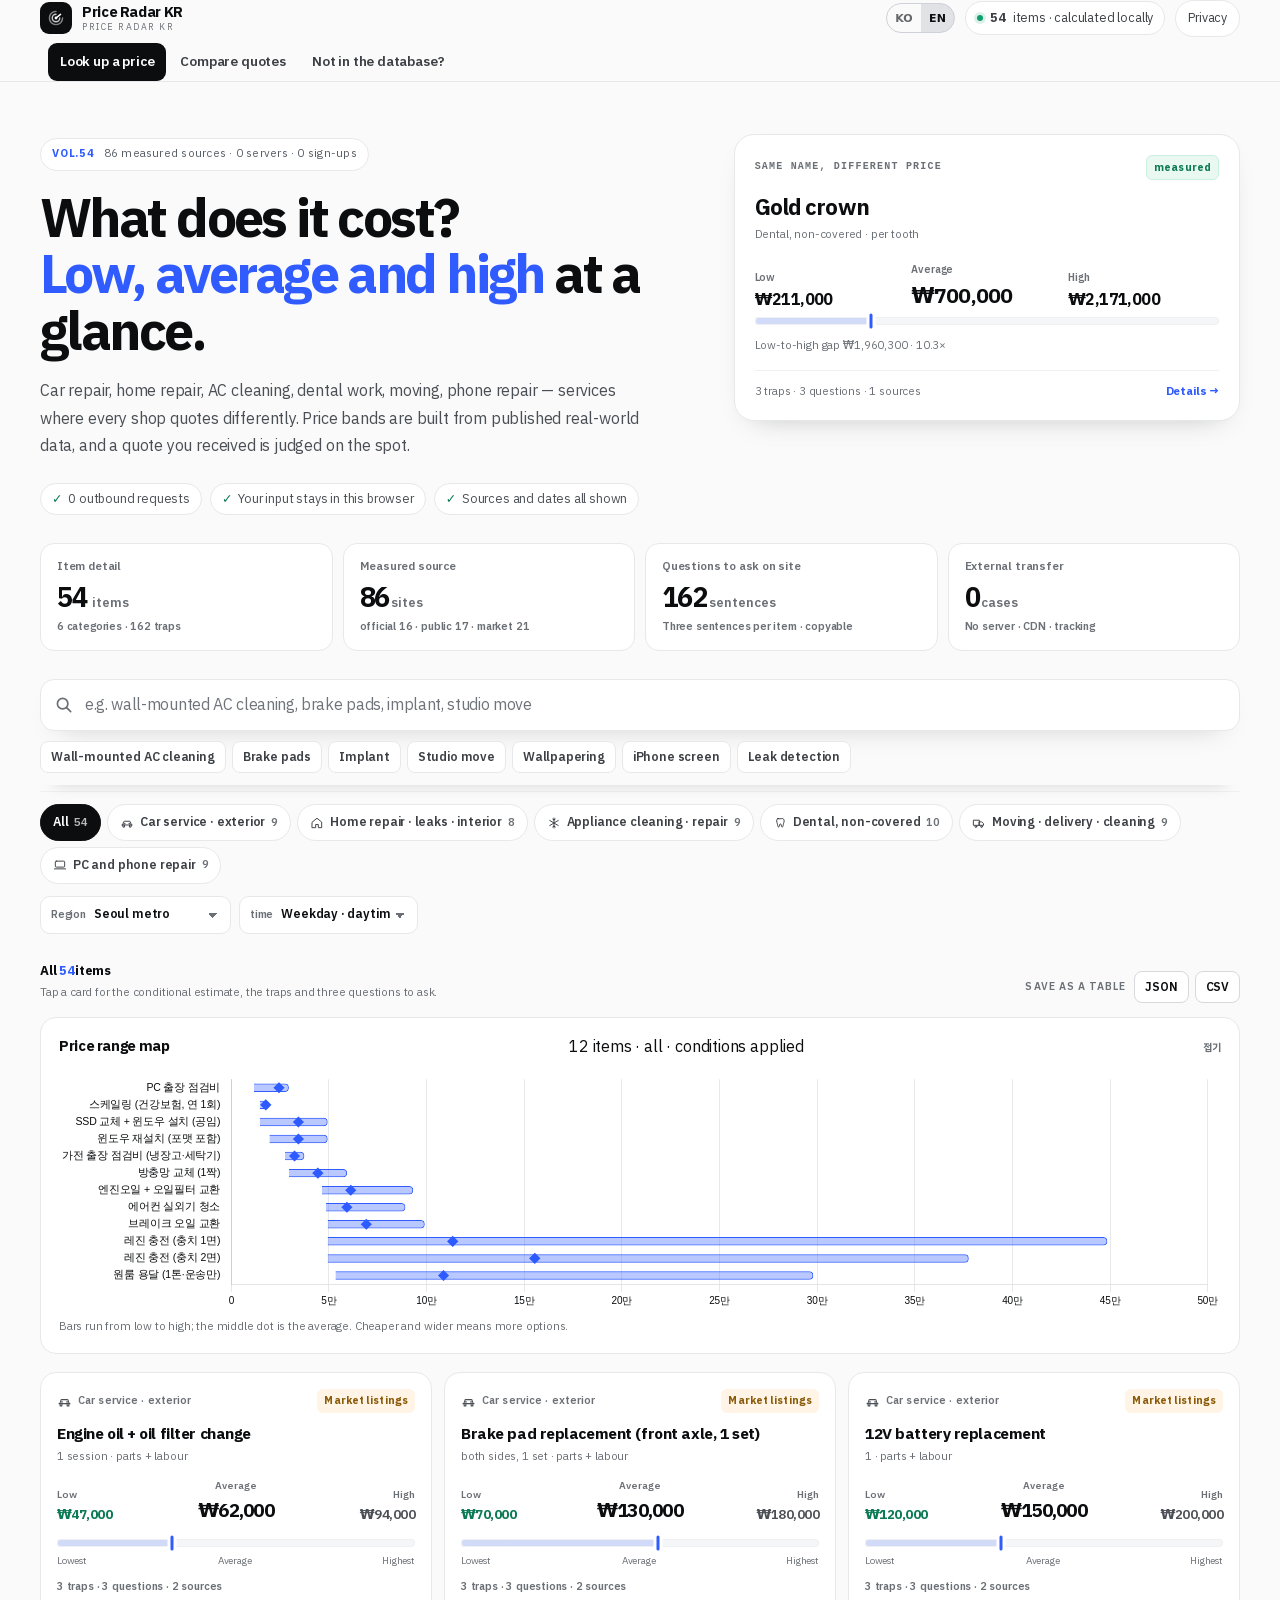
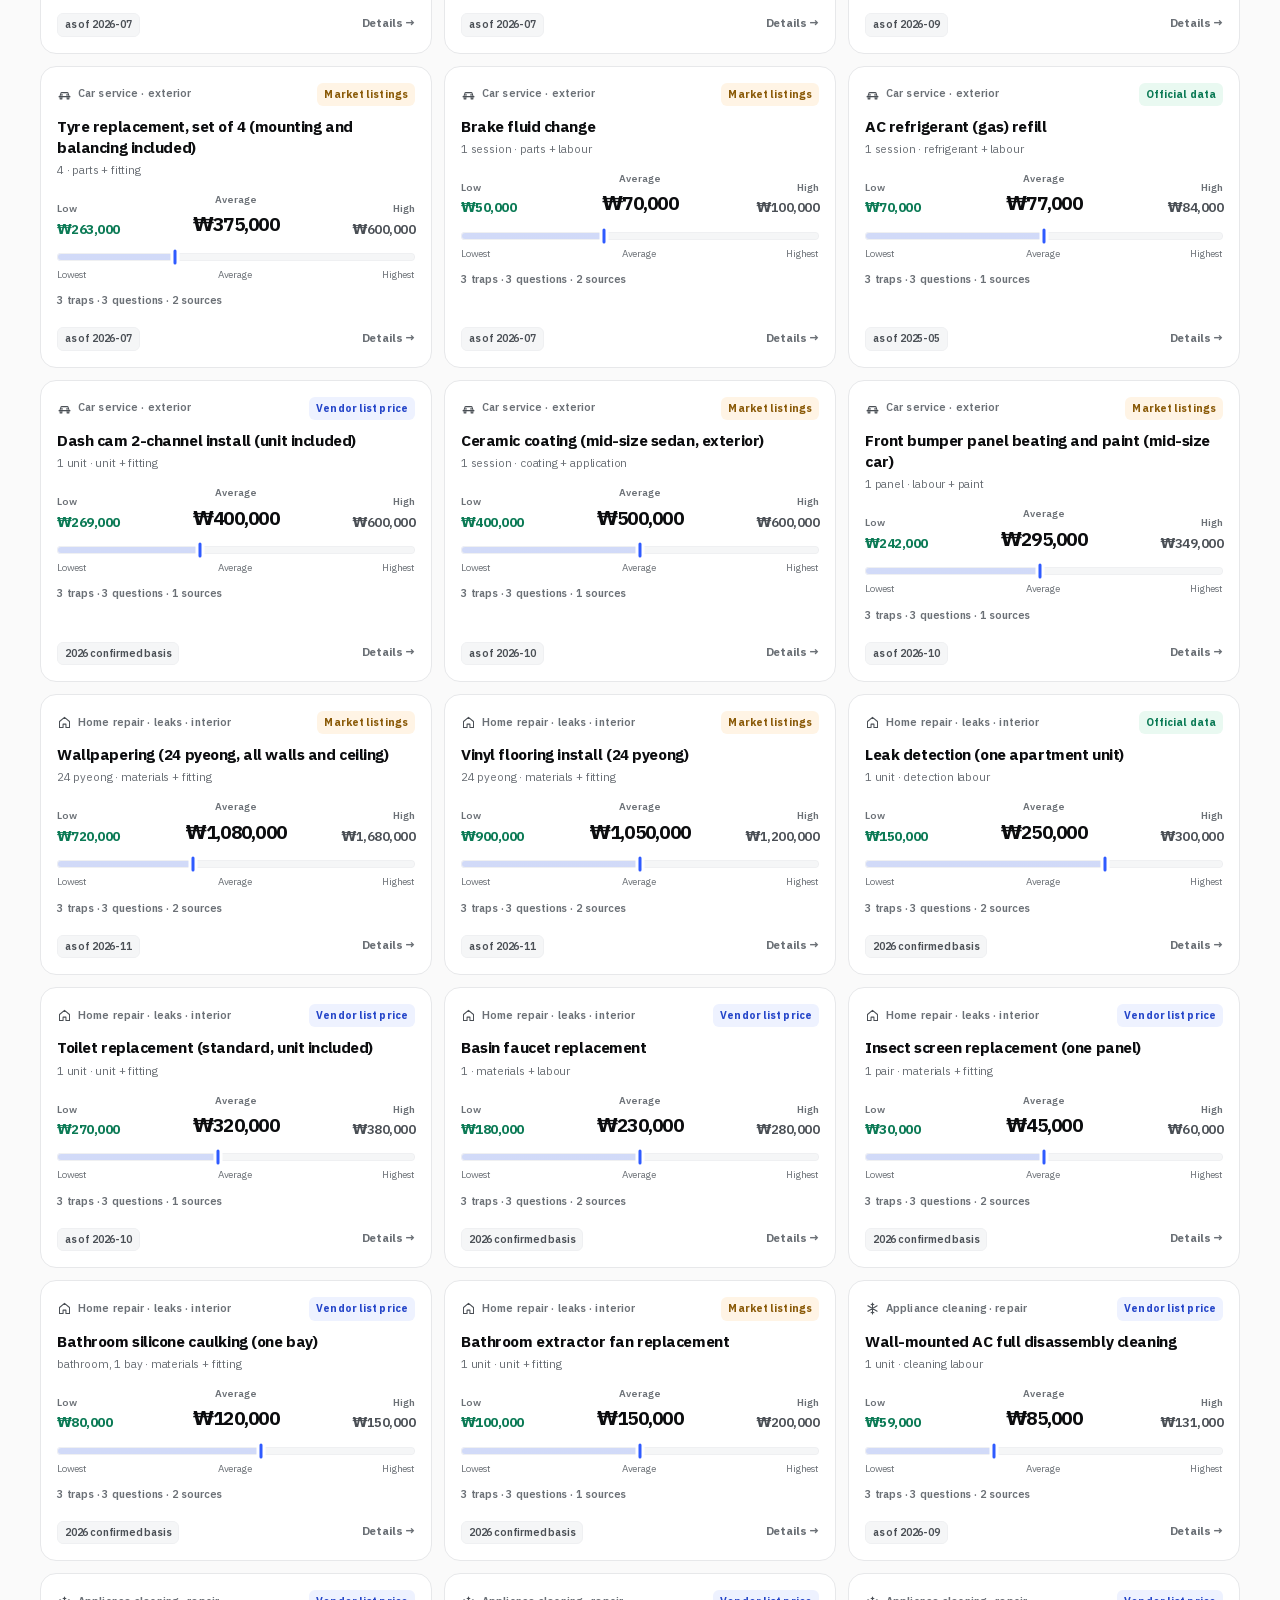
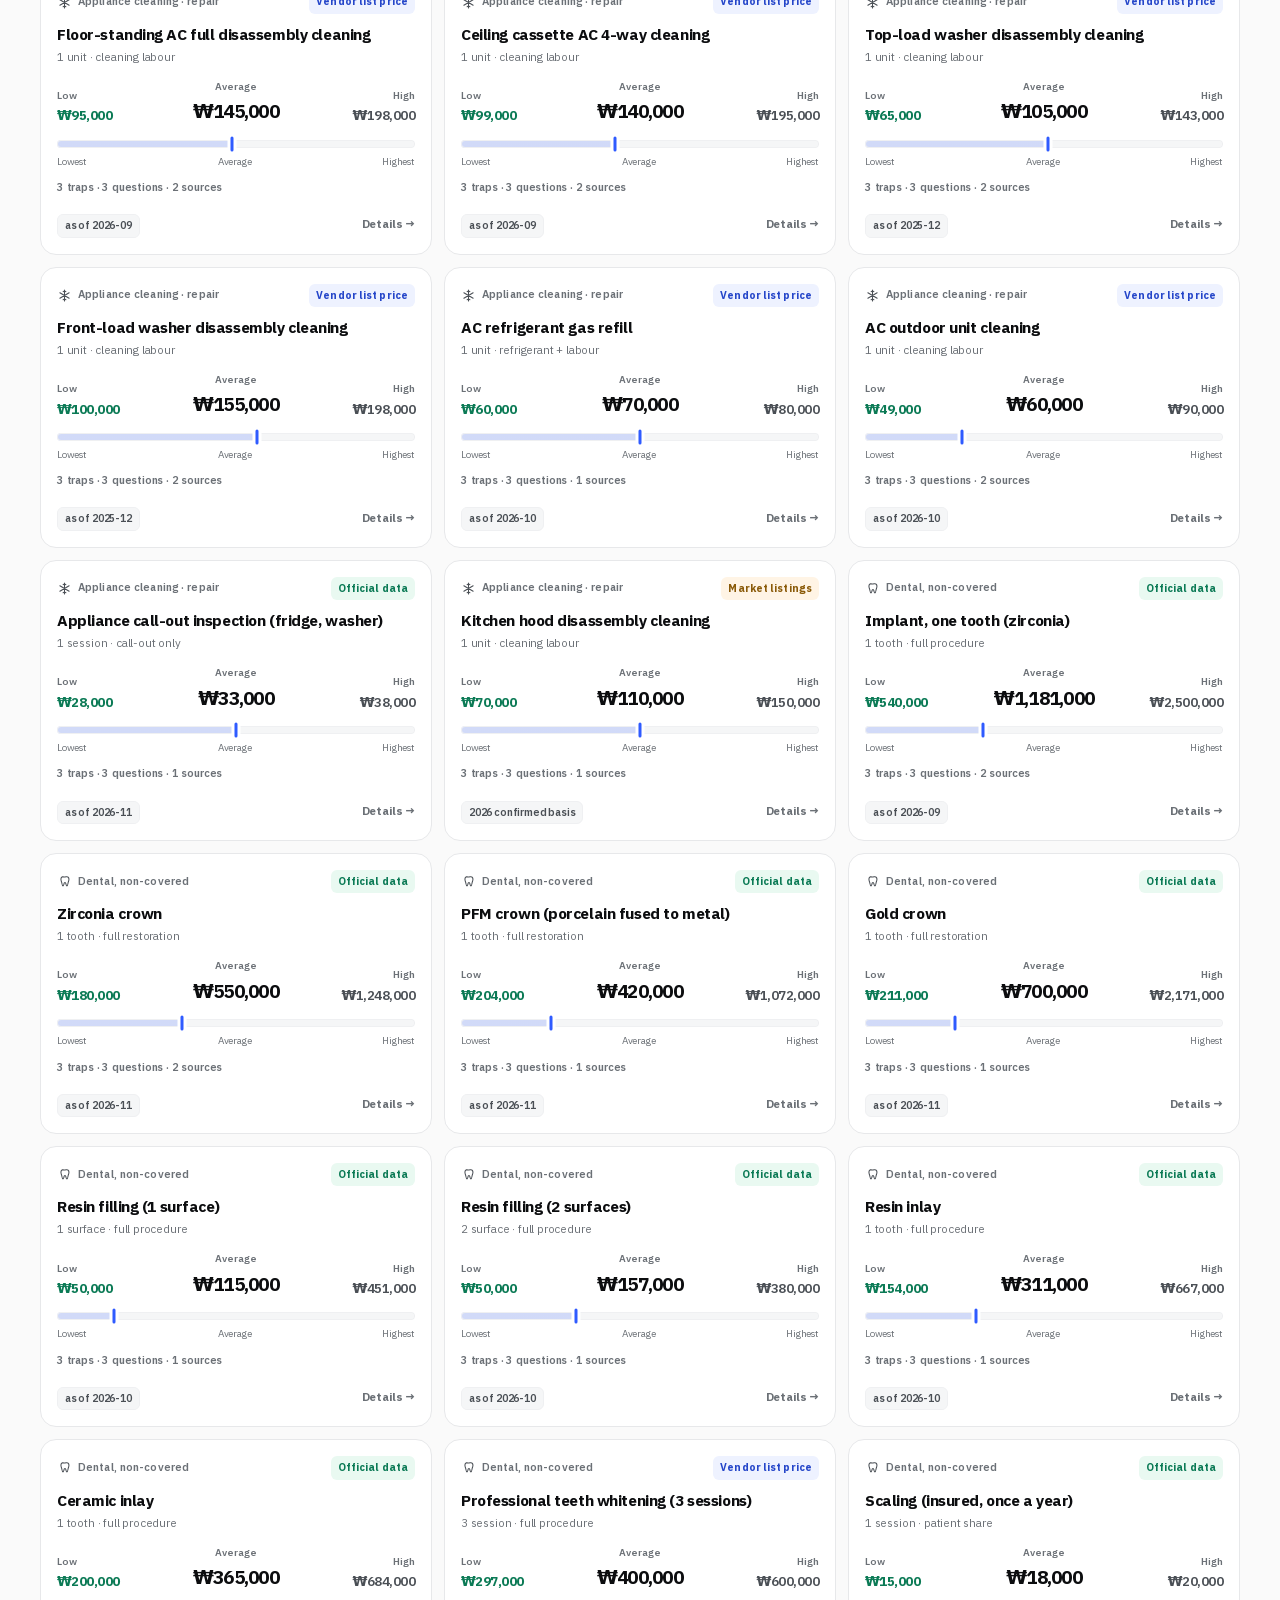
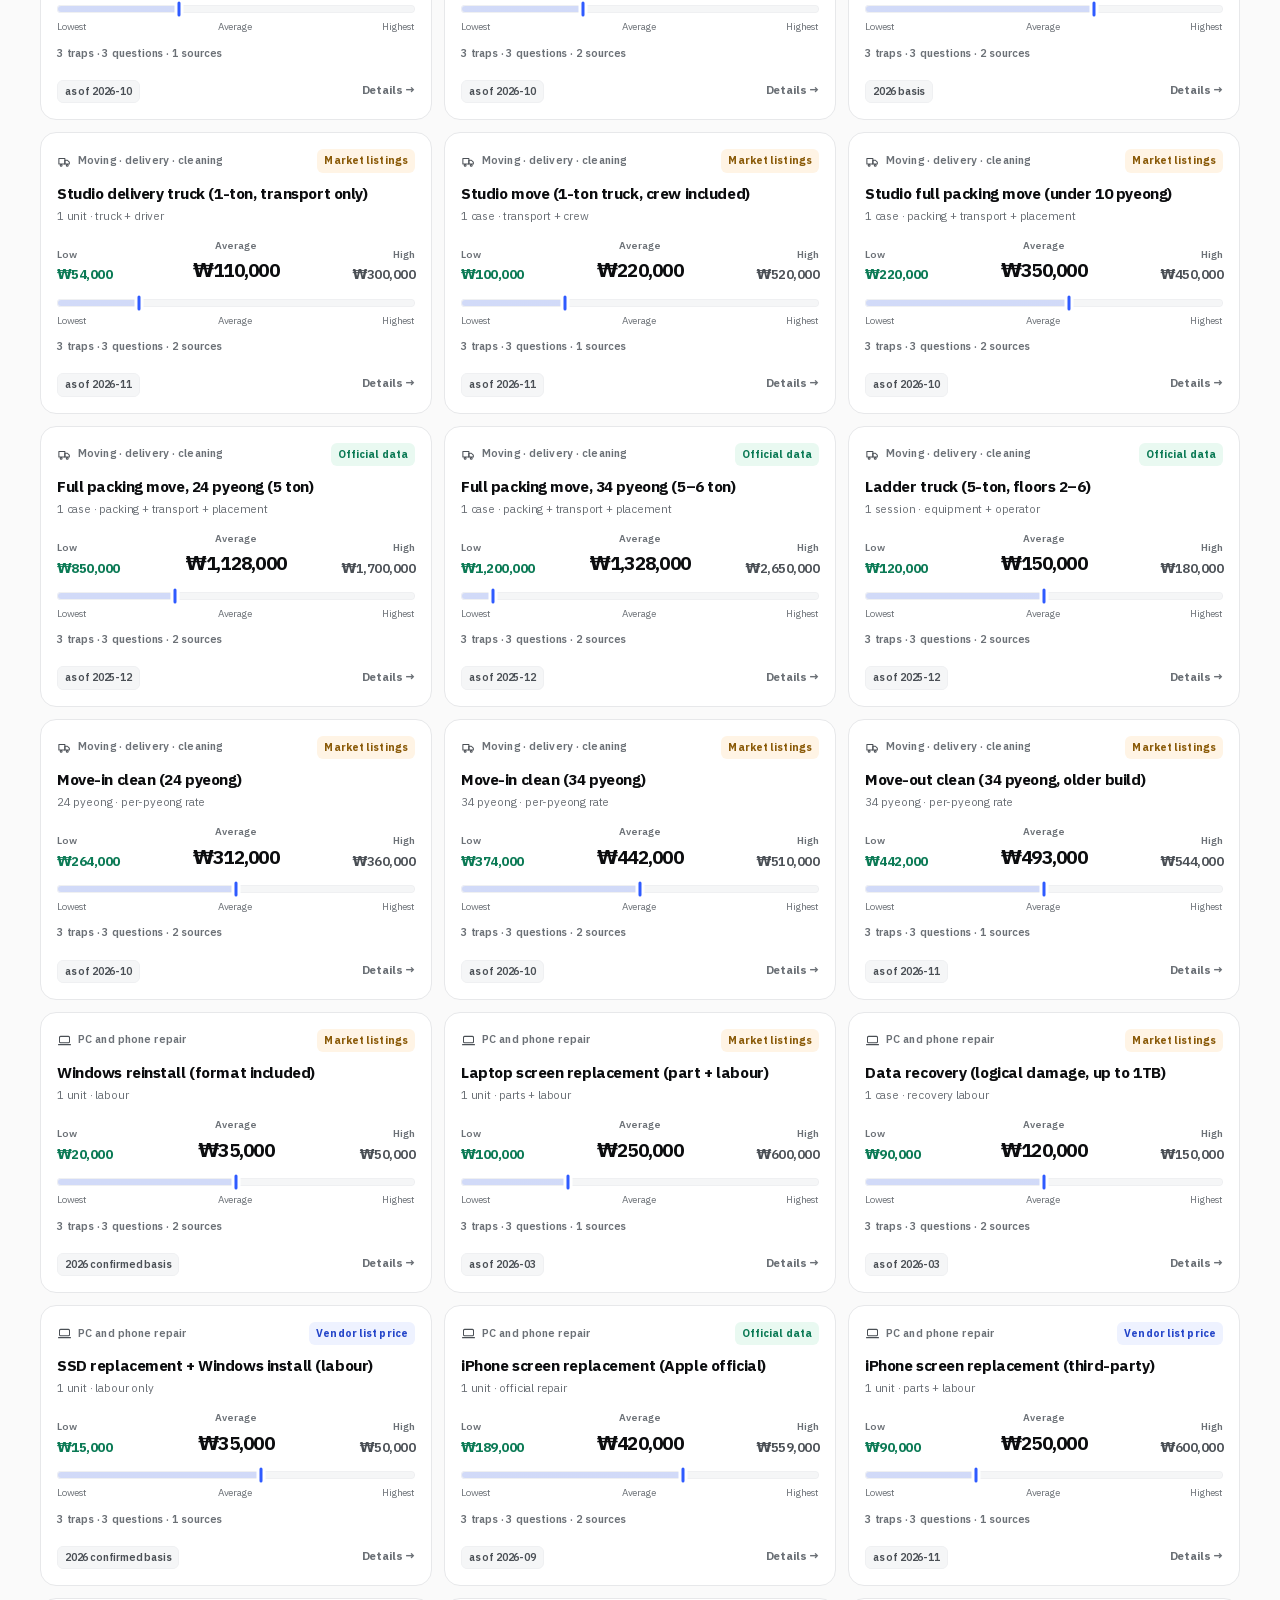
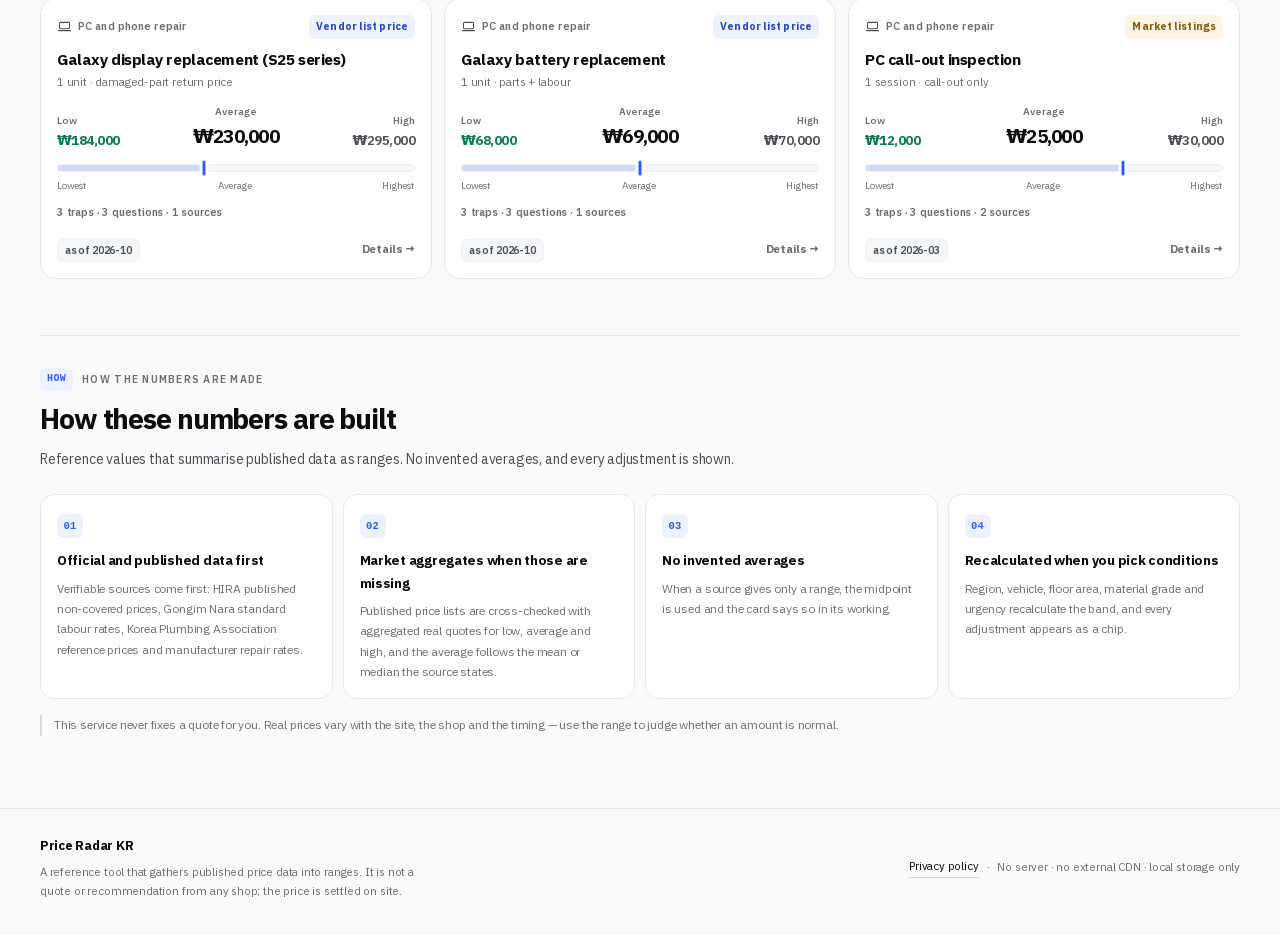
<file: index.html>
<!DOCTYPE html>
<html lang="ko">
<head>
<meta charset="utf-8" />
<meta name="viewport" content="width=device-width, initial-scale=1, viewport-fit=cover" />
<title>깜깜이 시세 레이더 — 얼마예요? 최저·평균·최고가 조회</title>
<meta name="description" content="차 수리·집수리·에어컨 청소·치과·이사·폰수리처럼 정찰제가 아닌 서비스의 최저가·평균가·최고가를 공개 자료 기준으로 조회하고, 받은 견적이 바가지인지 바로 판정합니다. 서버 없이 브라우저에서만 동작합니다." />
<meta name="theme-color" content="#FAFAFA" />
<meta name="color-scheme" content="light" />
<link rel="icon" href="favicon.svg" type="image/svg+xml" />
<link rel="preload" href="assets/fonts/plexkr-Regular.woff2" as="font" type="font/woff2" crossorigin />
<link rel="preload" href="assets/fonts/plexkr-Bold.woff2" as="font" type="font/woff2" crossorigin />
<link rel="stylesheet" href="styles.css" />
<script src="i18n-strings.js"></script>
<script>window.ONETAP_MAN_AS_WON = true;</script>
  <script src="engines/i18n.js"></script>
</head>
<body>
<a class="skip-link" href="#main">본문으로 바로가기</a>

<header class="topbar">
  <div class="topbar-inner">
    <a class="brand" href="#" data-action="home" aria-label="깜깜이 시세 레이더 홈">
      <span class="brand-mark" aria-hidden="true">
        <svg viewBox="0 0 24 24" width="18" height="18" fill="none" stroke="currentColor" stroke-width="1.9" stroke-linecap="round">
          <path d="M12 3.2a8.8 8.8 0 1 0 8.8 8.8" stroke-opacity=".5" />
          <path d="M12 7a5 5 0 1 0 5 5" stroke-opacity=".78" />
          <path d="M12 12l6-4.8" stroke-width="2.1" />
          <circle cx="12" cy="12" r="1.9" fill="currentColor" stroke="none" />
        </svg>
      </span>
      <span class="brand-text">
        <strong>깜깜이 시세 레이더</strong>
        <em>PRICE RADAR KR</em>
      </span>
    </a>

    <nav class="tabs" role="tablist" aria-label="주요 화면">
      <button class="tab is-active" role="tab" aria-selected="true" data-tab="radar">시세 조회</button>
      <button class="tab" role="tab" aria-selected="false" data-tab="compare">견적 비교</button>
      <button class="tab" role="tab" aria-selected="false" data-tab="bridge">DB에 없나요?</button>
    </nav>

    <div class="top-actions">
      <span class="live-pill" title="모든 계산은 이 브라우저 안에서만 이루어집니다"><i aria-hidden="true"></i><b id="liveCount">54</b>품목 · 로컬 계산</span>
      <a class="ghost-link" href="privacy.html">개인정보</a>
    </div>
  </div>
</header>

<main id="main">
  <!-- ══════════════ 시세 조회 ══════════════ -->
  <section class="view" id="view-radar">
    <div class="hero">
      <div class="hero-main">
        <p class="kicker"><span class="kicker-vol">VOL.54</span> 실측 출처 86곳 · 서버 0 · 가입 0</p>
        <h1 data-i18n-en="What does it cost?<br /><em>Low, average and high</em> at a glance.">얼마예요?<br /><em>최저·평균·최고가</em>를 한눈에.</h1>
        <p class="lede">차 수리, 집수리, 에어컨 청소, 치과, 이사, 폰수리 — 업체마다 부르는 값이 다른 서비스. 공개된 실제 자료로 시세 밴드를 만들고, 받은 견적이 바가지인지 바로 판정합니다.</p>
        <ul class="promises">
          <li><b>✓</b> 외부 전송 0건</li>
          <li><b>✓</b> 입력값은 이 브라우저에만</li>
          <li><b>✓</b> 출처·기준일 전부 공개</li>
        </ul>
      </div>
      <button class="hero-tile" id="heroTile" type="button" aria-label="시세 폭이 가장 넓은 항목"></button>
    </div>

    <div class="stats" id="heroStats" aria-label="데이터 현황"></div>

    <div class="search-dock">
      <div class="search-box">
        <svg class="search-icon" viewBox="0 0 20 20" width="18" height="18" aria-hidden="true"><circle cx="8.5" cy="8.5" r="5.8" fill="none" stroke="currentColor" stroke-width="1.9"/><path d="M12.9 12.9L17.4 17.4" stroke="currentColor" stroke-width="1.9" stroke-linecap="round"/></svg>
        <input id="q" type="search" placeholder="예: 벽걸이 에어컨 청소, 브레이크 패드, 임플란트, 원룸 이사" autocomplete="off" spellcheck="false" aria-label="서비스 검색" />
        <button class="clear-btn" id="clearQ" type="button" aria-label="검색어 지우기" hidden>×</button>
      </div>
      <div class="quick-row" id="quickRow" aria-label="빠른 검색"></div>
    </div>

    <div class="filterbar">
      <div class="chips" id="catChips" role="group" aria-label="업종 필터"></div>
      <div class="globals" id="globalFilters" aria-label="공통 조건"></div>
    </div>

    <div class="result-head">
      <div class="result-copy">
        <p id="resultCount" role="status" aria-live="polite"></p>
        <p class="result-hint" id="resultHint">카드를 누르면 조건별 계산·함정 포인트·질문 3문장이 열립니다.</p>
      </div>
      <div class="exports" aria-label="시세 표 내보내기">
        <span class="exports-label">표로 저장</span>
        <button class="btn btn-xs" type="button" data-action="export-json" title="현재 목록을 JSON 파일로 내려받습니다">JSON</button>
        <button class="btn btn-xs" type="button" data-action="export-csv" title="현재 목록을 CSV 파일로 내려받습니다 (엑셀 호환)">CSV</button>
      </div>
    </div>

    <details class="panel range-panel" id="rangePanel" open>
      <summary class="panel-head">
        <h2>가격 범위 지도</h2>
        <span class="muted" id="rangeMeta"></span>
      </summary>
      <div class="range-chart"><canvas id="priceChart" height="228" role="img" aria-label="품목별 최저·평균·최고 가격 범위 막대그래프"></canvas></div>
      <p class="micro" id="rangeNote">막대는 최저~최고, 가운데 점은 평균입니다. 왼쪽이 쌀수록 긴 막대는 선택지가 넓다는 뜻입니다.</p>
    </details>

    <div class="grid" id="cards"></div>

    <div class="notfound" id="notFound" hidden>
      <p>찾는 품목이 없나요? <strong id="notFoundQ"></strong></p>
      <button class="btn" type="button" data-action="bridge-with-query">실시간 검색 브리지 열기 →</button>
    </div>

    <div class="empty" id="emptyState" hidden>
      <div class="empty-icon" aria-hidden="true">
        <svg viewBox="0 0 24 24" width="24" height="24" fill="none" stroke="currentColor" stroke-width="1.7" stroke-linecap="round"><circle cx="11" cy="11" r="6.4"/><path d="M15.6 15.6 20 20"/><path d="M11 8.2v4.4M8.8 10.4h4.4"/></svg>
      </div>
      <h2>이 품목은 아직 DB에 없습니다</h2>
      <p>억지로 숫자를 만들지 않습니다. 대신 내 AI와 네이버 실제 후기로 바로 조사할 수 있게 연결해 드립니다.</p>
      <div class="empty-actions">
        <button class="btn btn-primary" type="button" data-action="bridge-with-query">실시간 검색 브리지 열기</button>
        <button class="btn" type="button" data-action="reset-filters">전체 항목 보기</button>
      </div>
    </div>

    <section class="method" aria-labelledby="methodTitle">
      <div class="sec-head">
        <p class="sec-no"><span>HOW</span> 계산 원칙</p>
        <h2 id="methodTitle">이 숫자는 어떻게 만들었나</h2>
        <p class="sec-lead">공개 자료를 범위로 정리한 참고값입니다. 평균을 지어내지 않고, 적용한 보정을 전부 보여줍니다.</p>
      </div>
      <ol class="method-grid">
        <li>
          <span class="m-no">01</span>
          <h3>공식·공개 자료 우선</h3>
          <p>건강보험심사평가원 비급여 공개가, 공임나라 표준공임, 한국배관협회 기준가, 제조사 공식 수리비처럼 확인 가능한 자료를 먼저 씁니다.</p>
        </li>
        <li>
          <span class="m-no">02</span>
          <h3>없으면 시장 집계</h3>
          <p>업체 공개 가격표와 실제 견적 집계 자료를 교차해 최저·평균·최고를 잡고, 평균은 자료가 밝힌 평균·중앙값을 씁니다.</p>
        </li>
        <li>
          <span class="m-no">03</span>
          <h3>평균은 지어내지 않음</h3>
          <p>자료가 범위만 주면 범위의 중간을 평균으로 두고, 그 사실을 카드와 상세의 산출 근거에 적습니다.</p>
        </li>
        <li>
          <span class="m-no">04</span>
          <h3>조건을 고르면 재계산</h3>
          <p>지역·차종·평수·자재 등급·긴급 여부를 반영해 밴드를 다시 계산하고, 적용된 보정을 전부 칩으로 보여줍니다.</p>
        </li>
      </ol>
      <p class="method-note">이 서비스는 견적을 대신 확정하지 않습니다. 실제 금액은 현장 상태·업체·시점에 따라 달라지므로, 표시된 범위는 “이 정도면 정상”을 판단하는 기준으로 쓰세요.</p>
    </section>
  </section>

  <!-- ══════════════ 견적 비교 ══════════════ -->
  <section class="view" id="view-compare" hidden>
    <div class="section-head">
      <p class="kicker"><span class="kicker-vol">CHECK</span> 받은 견적, 바가지일까?</p>
      <h1>견적 비교 메모장</h1>
      <p class="lede">업체 2~3곳에서 받은 금액을 넣으면 평균 시세 대비 몇 %인지, 어디가 가장 합리적인지 바로 판정합니다. 입력값은 이 브라우저에만 저장됩니다.</p>
    </div>

    <div class="compare-layout">
      <div class="panel">
        <label class="field">
          <span>품목</span>
          <select id="cmpItem"></select>
        </label>
        <div id="cmpCondition" class="cmp-condition"></div>
        <div class="cmp-band" id="cmpBand"></div>

        <div class="quote-inputs" id="quoteInputs"></div>
        <div class="cmp-actions">
          <button class="btn btn-primary" type="button" data-action="judge">판정하기</button>
          <button class="btn" type="button" data-action="copy-judge" id="copyJudge" disabled>메모 복사</button>
          <button class="btn btn-ghost" type="button" data-action="clear-compare">비우기</button>
        </div>
      </div>

      <div class="panel result-panel" id="judgePanel">
        <p class="placeholder">금액을 넣고 <strong>판정하기</strong>를 누르면 결과가 여기에 나옵니다.</p>
      </div>
    </div>
  </section>

  <!-- ══════════════ 브리지 ══════════════ -->
  <section class="view" id="view-bridge" hidden>
    <div class="section-head">
      <p class="kicker"><span class="kicker-vol">BRIDGE</span> DB에 없는 품목</p>
      <h1>실시간 검색 브리지</h1>
      <p class="lede">품목명이나 증상을 적으면, 내 구독 AI에 붙여넣을 조사 프롬프트와 네이버 실제 영수증 후기 검색을 바로 열어 드립니다. 숫자를 지어내는 대신, 확인할 수 있는 곳으로 보냅니다.</p>
    </div>

    <div class="bridge-layout">
      <div class="panel">
        <label class="field">
          <span>품목·증상</span>
          <input id="bridgeName" type="text" placeholder="예: 보일러 배관 청소, 정수기 렌탈 해지 점검, 썬팅 필름 제거" />
        </label>
        <div class="bridge-row">
          <label class="field">
            <span>지역</span>
            <select id="bridgeRegion">
              <option value="수도권">수도권</option>
              <option value="광역시">광역시</option>
              <option value="지방·소도시">지방·소도시</option>
            </select>
          </label>
          <button class="btn" type="button" data-action="bridge-in-db">내 DB에서 다시 찾기</button>
        </div>
        <p class="group-label">AI에 물어보기</p>
        <div class="bridge-actions">
          <button class="btn btn-primary" type="button" data-action="copy-prompt">AI 조사 프롬프트 복사</button>
          <button class="btn" type="button" data-action="open-chatgpt">ChatGPT 열기</button>
          <button class="btn" type="button" data-action="open-claude">Claude 열기</button>
          <button class="btn" type="button" data-action="open-gemini">Gemini 열기</button>
        </div>
        <div class="free-block">
          <button class="btn btn-primary" type="button" data-action="free-ask">키 없이 무료로 조사받기</button>
          <p class="micro" id="freeStatus">키를 넣지 않아도 하루 몇 회(기기 기준) 바로 답을 받아 볼 수 있습니다. 다 쓰면 내 무료 Gemini 키로 이어집니다.</p>
          <div id="freeCard"></div>
          <pre class="free-out" id="freeOut" hidden></pre>
        </div>
        <p class="micro">무료 체험은 외부 AI 제공자로 전송됩니다. 집 주소·연락처 같은 민감한 내용은 넣지 마세요.</p>
        <p class="group-label">네이버 실제 후기</p>
        <div class="bridge-actions">
          <button class="btn btn-ghost" type="button" data-action="open-naver-blog">블로그 후기</button>
          <button class="btn btn-ghost" type="button" data-action="open-naver-cafe">카페 후기</button>
          <button class="btn btn-ghost" type="button" data-action="open-naver-receipt">영수증 인증 후기</button>
        </div>
        <p class="micro">새 창은 브라우저 팝업 차단에 걸릴 수 있습니다. 복사한 프롬프트를 AI 창에 붙여넣으세요.</p>
      </div>

      <div class="panel">
        <div class="panel-head">
          <h2>복사될 프롬프트</h2>
          <button class="btn btn-xs" type="button" data-action="copy-prompt">복사</button>
        </div>
        <pre class="prompt-preview" id="promptPreview" data-i18n-skip></pre>
        <div class="bridge-tips">
          <h3>이렇게 물으면 정확해집니다</h3>
          <ul>
            <li>증상과 함께 <strong>차종·평수·기종</strong>을 적으세요. 같은 이름의 작업도 조건에 따라 2~3배 차이납니다.</li>
            <li>AI 답변의 금액은 <strong>출처 링크와 날짜</strong>가 있는 것만 믿으세요.</li>
            <li>네이버 후기는 <strong>영수증 사진</strong>이 있는 글만 골라 읽으세요. 광고 글은 금액이 부풀려져 있습니다.</li>
          </ul>
        </div>
      </div>
    </div>
  </section>
</main>

<footer class="footer">
  <div class="footer-inner">
    <div>
      <strong>깜깜이 시세 레이더</strong>
      <p>공개된 시세 자료를 모아 범위로 보여주는 참고 도구입니다. 특정 업체의 견적·추천이 아니며, 실제 금액은 현장에서 확정됩니다.</p>
    </div>
    <div class="footer-links">
      <a href="privacy.html">개인정보 처리방침</a>
      <span aria-hidden="true">·</span>
      <span>서버 없음 · 외부 CDN 없음 · 로컬 저장만</span>
    </div>
  </div>
</footer>

<dialog id="itemModal" class="modal" aria-labelledby="modalTitle">
  <div class="modal-inner">
    <button class="modal-close" type="button" data-action="close-modal" aria-label="닫기">×</button>
    <div id="modalBody"></div>
  </div>
</dialog>

<div class="toast" id="toast" role="status" aria-live="polite"></div>

<script src="data.js"></script>
<script src="assets/vendor/fuse.min.js"></script>
<script src="assets/vendor/chart.umd.min.js"></script>
<script src="engines/search-engine.js"></script>
<script src="engines/pro-api-connector.js"></script>
<script src="core.js"></script>
<script src="app.js"></script>
</body>
</html>
</file>
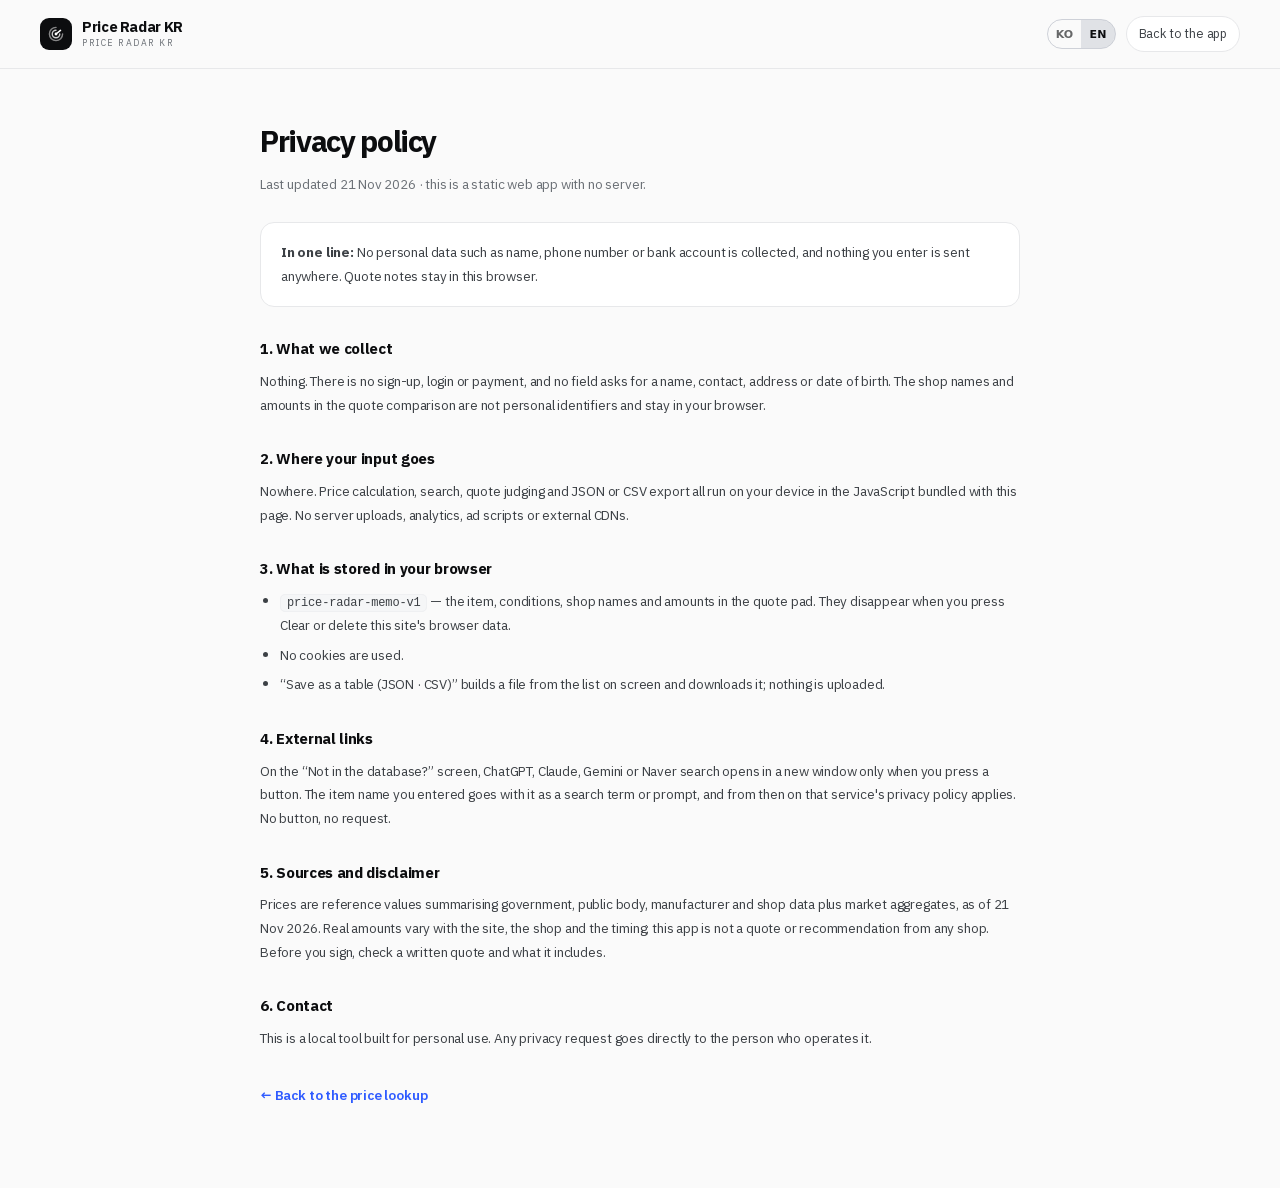
<file: privacy.html>
<!DOCTYPE html>
<html lang="ko">
<head>
<meta charset="utf-8" />
<meta name="viewport" content="width=device-width, initial-scale=1" />
<script src="i18n-strings.js"></script>
<script src="engines/i18n.js"></script>
<title>개인정보 처리방침 · 깜깜이 시세 레이더</title>
<meta name="description" content="깜깜이 시세 레이더는 서버가 없고, 어떤 입력값도 외부로 보내지 않습니다. 브라우저 로컬 저장만 사용합니다." />
<meta name="theme-color" content="#FAFAFA" />
<meta name="color-scheme" content="light" />
<link rel="icon" href="favicon.svg" type="image/svg+xml" />
<link rel="stylesheet" href="styles.css" />
</head>
<body>
<a class="skip-link" href="#doc">본문으로 바로가기</a>

<header class="topbar">
  <div class="topbar-inner">
    <a class="brand" href="index.html" aria-label="깜깜이 시세 레이더 홈">
      <span class="brand-mark" aria-hidden="true">
        <svg viewBox="0 0 24 24" width="18" height="18" fill="none" stroke="currentColor" stroke-width="1.9" stroke-linecap="round">
          <path d="M12 3.2a8.8 8.8 0 1 0 8.8 8.8" stroke-opacity=".5" />
          <path d="M12 7a5 5 0 1 0 5 5" stroke-opacity=".78" />
          <path d="M12 12l6-4.8" stroke-width="2.1" />
          <circle cx="12" cy="12" r="1.9" fill="currentColor" stroke="none" />
        </svg>
      </span>
      <span class="brand-text">
        <strong>깜깜이 시세 레이더</strong>
        <em>PRICE RADAR KR</em>
      </span>
    </a>
    <div class="top-actions"><a class="ghost-link" href="index.html">앱으로 돌아가기</a></div>
  </div>
</header>

<main class="doc" id="doc">
  <h1>개인정보 처리방침</h1>
  <p class="lead">최종 업데이트 2026-11-21 · 이 앱은 서버가 없는 정적 웹앱입니다.</p>

  <div class="box">
    <p><strong>한 줄 요약:</strong> 이름·전화번호·계좌 같은 개인정보를 받지 않고, 입력한 내용을 어디로도 보내지 않습니다. 견적 메모는 이 브라우저 안에만 저장됩니다.</p>
  </div>

  <h2>1. 수집하는 개인정보</h2>
  <p>없습니다. 회원가입·로그인·결제 기능이 없고, 이름·연락처·주소·생년월일을 입력받는 칸도 없습니다. 견적 비교에 입력하는 업체 이름과 금액은 개인 식별 정보가 아니며, 저장 위치는 사용자의 브라우저입니다.</p>

  <h2>2. 입력값은 어디로 가나요</h2>
  <p>어디로도 가지 않습니다. 시세 계산, 검색, 견적 판정, JSON·CSV 내보내기는 모두 이 페이지에 포함된 자바스크립트로 기기 안에서 실행됩니다. 서버 전송·분석 도구·광고 스크립트·외부 CDN을 사용하지 않습니다.</p>

  <h2>3. 브라우저에 저장되는 것</h2>
  <ul>
    <li><code>price-radar-memo-v1</code> — 견적 비교 메모장의 품목·조건·업체명·금액. 사용자가 “비우기”를 누르거나 브라우저 사이트 데이터를 삭제하면 사라집니다.</li>
    <li>쿠키는 사용하지 않습니다.</li>
    <li>“표로 저장(JSON·CSV)”은 화면의 목록을 그 자리에서 파일로 만들어 내려받을 뿐, 어디에도 업로드하지 않습니다.</li>
  </ul>

  <h2>4. 외부 링크</h2>
  <p>“DB에 없나요?” 화면에서 사용자가 버튼을 누를 때만 ChatGPT·Claude·Gemini·네이버 검색이 새 창으로 열립니다. 이때 입력한 품목명이 해당 서비스의 검색어·프롬프트로 전달되며, 그 이후 처리는 각 서비스의 개인정보 처리방침을 따릅니다. 버튼을 누르지 않으면 아무 요청도 나가지 않습니다.</p>

  <h2>5. 출처와 면책</h2>
  <p>가격은 2026-11-21 기준으로 공개된 정부·공공기관·제조사·업체 자료와 시장 집계 자료를 정리한 참고값입니다. 실제 금액은 현장 상태, 업체, 시점에 따라 달라질 수 있고, 이 앱은 특정 업체의 견적이나 추천이 아닙니다. 계약 전 서면 견적과 포함 항목을 확인하세요.</p>

  <h2>6. 문의</h2>
  <p>이 앱은 개인 사용을 위해 만든 로컬 도구입니다. 개인정보와 관련한 요청은 앱을 운영하는 본인(사용자)에게 직접 하시면 됩니다.</p>

  <a class="back" href="index.html">← 시세 조회로 돌아가기</a>
</main>
</body>
</html>
</file>
<file: styles.css>
/* ============================================================================
   깜깜이 시세 레이더 · styles.css
   디자인: A안 Crisp Bento SaaS
     bg #FAFAFA · surface #FFFFFF · surface-2 #F5F6F7 · ink #0C0D0F · sub #6B7076
     line #E7E8EA · accent #2F5BFF(단일) · ok #0E9F6E
     radius 카드 16 · 버튼 12 · 필 999 · 배지 6
   외부 요청 0건: 폰트는 로컬 woff2, 아이콘은 인라인 SVG.
   ========================================================================== */

@font-face {
  font-family: 'PlexKR';
  src: url('assets/fonts/plexkr-Regular.woff2') format('woff2');
  font-weight: 400;
  font-style: normal;
  font-display: swap;
}
@font-face {
  font-family: 'PlexKR';
  src: url('assets/fonts/plexkr-SemiBold.woff2') format('woff2');
  font-weight: 500 600;
  font-style: normal;
  font-display: swap;
}
@font-face {
  font-family: 'PlexKR';
  src: url('assets/fonts/plexkr-Bold.woff2') format('woff2');
  font-weight: 700 900;
  font-style: normal;
  font-display: swap;
}

:root {
  --bg: #FAFAFA;
  --surface: #FFFFFF;
  --surface-2: #F5F6F7;
  --surface-3: #EFF0F2;
  --ink: #0C0D0F;
  --ink-2: #2A2D33;
  --sub: #6B7076;
  --line: #E7E8EA;
  --line-strong: #D7D9DD;
  --line-soft: #EFF0F2;
  --accent: #2F5BFF;
  --accent-strong: #2148DB;
  --accent-soft: #EEF2FF;
  --accent-line: #DDE4FF;
  --ok: #0E9F6E;
  --ok-ink: #0B7A55;
  --ok-soft: #E9F9F1;
  --warn-ink: #8A5A08;
  --warn-soft: #FFF4E5;
  --danger: #B4271C;
  --danger-soft: #FDF1EF;

  --sans: 'PlexKR', 'Pretendard', -apple-system, BlinkMacSystemFont, 'Apple SD Gothic Neo', 'Malgun Gothic', 'Noto Sans KR', system-ui, sans-serif;
  --mono: ui-monospace, SFMono-Regular, Menlo, 'D2Coding', monospace;

  --maxw: 1200px;
  --pad: 32px;
  --topbar: 68px;
  --r: 16px;
  --r-sm: 12px;
  --r-xs: 10px;
  --shadow: 0 12px 28px -20px rgba(12, 13, 15, .35);
  --shadow-lift: 0 22px 48px -28px rgba(12, 13, 15, .45);
}

*, *::before, *::after { box-sizing: border-box; }

html { -webkit-text-size-adjust: 100%; scroll-behavior: smooth; }

body {
  margin: 0;
  background: var(--bg);
  color: var(--ink);
  font-family: var(--sans);
  font-size: 16px;
  line-height: 1.65;
  letter-spacing: -.011em;
  word-break: keep-all;
  overflow-wrap: anywhere;
  -webkit-font-smoothing: antialiased;
  text-rendering: optimizeLegibility;
}

h1, h2, h3, h4, p, ul, ol, figure { margin: 0; }
ul, ol { padding: 0; list-style: none; }
button, input, select, textarea { font: inherit; color: inherit; letter-spacing: inherit; }
a { color: inherit; text-decoration: none; }
img, svg { display: block; max-width: 100%; }
[hidden] { display: none !important; }

.skip-link {
  position: absolute; left: 16px; top: -60px; z-index: 200;
  background: var(--ink); color: #fff; padding: 10px 16px; border-radius: 10px;
  font-size: 14px; text-decoration: none;
}
.skip-link:focus { top: 12px; }

:focus-visible { outline: 2px solid var(--accent); outline-offset: 3px; border-radius: 4px; }
::selection { background: var(--accent); color: #fff; }

/* ───────────── 상단 바 ───────────── */

.topbar {
  position: sticky; top: 0; z-index: 60;
  background: var(--bg);
  border-bottom: 1px solid var(--line);
}
.topbar-inner {
  width: min(calc(100% - var(--pad)), var(--maxw));
  margin-inline: auto;
  min-height: var(--topbar);
  display: flex; align-items: center; gap: 22px;
}
.brand { display: flex; align-items: center; gap: 10px; flex: 0 0 auto; min-width: 0; }
.brand-mark {
  width: 32px; height: 32px; border-radius: 9px;
  background: var(--ink); color: #fff;
  display: grid; place-items: center; flex: 0 0 auto;
}
.brand-text { display: flex; flex-direction: column; line-height: 1.15; min-width: 0; }
.brand-text strong { font-size: 14.5px; font-weight: 700; letter-spacing: -.025em; white-space: nowrap; }
.brand-text em {
  font-style: normal; font-size: 9px; letter-spacing: .17em; text-transform: uppercase;
  color: var(--sub); margin-top: 2px; white-space: nowrap;
}

.tabs { display: flex; gap: 2px; margin-left: 8px; overflow-x: auto; scrollbar-width: none; }
.tabs::-webkit-scrollbar { display: none; }
.tab {
  border: 0; background: transparent; color: #3C4045;
  padding: 8px 12px; border-radius: 9px; cursor: pointer; white-space: nowrap;
  font-size: 13.5px; font-weight: 500; transition: background .15s, color .15s;
}
.tab:hover { background: var(--surface-2); color: var(--ink); }
.tab.is-active { background: var(--ink); color: #fff; font-weight: 600; }

.top-actions { margin-left: auto; display: flex; align-items: center; gap: 10px; flex: 0 0 auto; }
.live-pill {
  display: inline-flex; align-items: center; gap: 7px;
  height: 34px; padding: 0 11px;
  background: var(--surface); border: 1px solid var(--line); border-radius: 999px;
  font-size: 12.5px; color: #3C4045; white-space: nowrap;
}
.live-pill i {
  width: 6px; height: 6px; border-radius: 50%; background: var(--ok);
  box-shadow: 0 0 0 3px rgba(14, 159, 110, .14); flex: 0 0 auto;
}
.live-pill b { font-weight: 700; font-variant-numeric: tabular-nums; }
.ghost-link {
  font-size: 12.5px; color: #3C4045; text-decoration: none;
  border: 1px solid var(--line); background: var(--surface);
  padding: 7px 12px; border-radius: 999px; white-space: nowrap;
  transition: border-color .15s, color .15s;
}
.ghost-link:hover { border-color: var(--line-strong); color: var(--ink); }

/* ───────────── 공통 ───────────── */

.view { width: min(calc(100% - var(--pad)), var(--maxw)); margin-inline: auto; padding: 0 0 72px; }

.kicker {
  display: inline-flex; align-items: center; gap: 9px; flex-wrap: wrap;
  font-size: 11.5px; letter-spacing: .02em; color: #585E66;
  background: var(--surface); border: 1px solid var(--line);
  padding: 6px 11px; border-radius: 999px;
}
.kicker-vol { color: var(--accent); font-weight: 800; letter-spacing: .07em; font-size: 11px; }
.lede { font-size: 16px; line-height: 1.72; color: #4A4F55; max-width: 60ch; }
.micro { font-size: 11.5px; color: var(--sub); margin-top: 10px; }
.group-label {
  font-size: 10.5px; letter-spacing: .1em; text-transform: uppercase;
  color: var(--sub); font-weight: 600; margin-top: 18px;
}

.btn {
  display: inline-flex; align-items: center; justify-content: center; gap: 7px;
  padding: 9px 15px; min-height: 40px;
  border: 1px solid var(--line-strong); border-radius: var(--r-sm);
  background: var(--surface); color: var(--ink);
  font-size: 13.5px; font-weight: 600; line-height: 1.4; cursor: pointer;
  transition: background .15s, border-color .15s, color .15s, transform .12s;
}
.btn:hover { background: var(--surface-2); border-color: var(--line-strong); }
.btn:active { transform: translateY(1px); }
.btn-primary { background: var(--accent); border-color: var(--accent); color: #fff; }
.btn-primary:hover { background: var(--accent-strong); border-color: var(--accent-strong); }
.btn-ghost { background: transparent; border-color: var(--line); }
.btn-ghost:hover { background: var(--surface-2); }
.btn-xs { min-height: 32px; padding: 5px 10px; font-size: 12px; border-radius: 8px; font-weight: 600; }
.btn:disabled { opacity: .42; cursor: not-allowed; transform: none; }

.field { display: flex; flex-direction: column; gap: 6px; font-size: 12px; font-weight: 600; color: var(--sub); min-width: 0; }
.field > span { letter-spacing: .02em; }
.field input, .field select {
  width: 100%; min-width: 0; height: 44px;
  border: 1px solid var(--line); border-radius: var(--r-sm);
  background: var(--surface); color: var(--ink);
  padding: 0 12px; font-size: 14px; font-weight: 500;
  -webkit-appearance: none; appearance: none;
  background-image: linear-gradient(45deg, transparent 50%, var(--sub) 50%), linear-gradient(135deg, var(--sub) 50%, transparent 50%);
  background-position: calc(100% - 17px) 50%, calc(100% - 12px) 50%;
  background-size: 5px 5px, 5px 5px;
  background-repeat: no-repeat;
  padding-right: 32px;
}
.field input { background-image: none; padding-right: 12px; }
.field input::placeholder { color: #6F747A; font-weight: 400; }
.field input:focus, .field select:focus {
  outline: none; border-color: var(--accent); box-shadow: 0 0 0 3px rgba(47, 91, 255, .13);
}

/* ───────────── 히어로 ───────────── */

.hero {
  position: relative;
  display: grid; grid-template-columns: minmax(0, 1.13fr) minmax(0, .87fr);
  gap: 36px; align-items: start; padding: 52px 0 0;
}
.hero-main { min-width: 0; padding-top: 4px; }
.hero h1 {
  margin: 20px 0 0;
  font-size: clamp(2.15rem, 4.2vw, 3.62rem);
  line-height: 1.05; letter-spacing: -.048em; font-weight: 800;
}
.hero h1 em { font-style: normal; color: var(--accent); }
.hero .lede { margin-top: 18px; }
.promises { display: flex; flex-wrap: wrap; gap: 8px; margin-top: 22px; }
.promises li {
  display: inline-flex; align-items: center; gap: 6px;
  font-size: 12.5px; color: #4A4F55;
  border: 1px solid var(--line); background: var(--surface);
  border-radius: 999px; padding: 5px 11px;
}
.promises b { color: var(--ok-ink); font-weight: 700; }

/* 히어로 벤토 타일 */
.hero-tile {
  display: block; width: 100%; text-align: left; cursor: pointer;
  background: var(--surface); border: 1px solid var(--line); border-radius: 20px;
  padding: 20px 20px 18px; box-shadow: var(--shadow);
  transition: border-color .18s, box-shadow .18s, transform .18s;
  font: inherit; color: inherit;
}
.hero-tile:hover { border-color: var(--line-strong); box-shadow: var(--shadow-lift); transform: translateY(-2px); }
.tile-top { display: flex; align-items: center; justify-content: space-between; gap: 10px; }
.tile-kicker {
  font-family: var(--mono); font-size: 10px; letter-spacing: .12em; text-transform: uppercase;
  color: var(--sub); font-weight: 600;
}
.tag {
  font-size: 10.5px; font-weight: 700; letter-spacing: .01em;
  padding: 3px 7px; border-radius: 6px;
  background: var(--accent-soft); color: #2445C9; border: 1px solid var(--accent-line);
  white-space: nowrap;
}
.tag.live { background: var(--ok-soft); color: var(--ok-ink); border-color: #CBEFDF; }
.tile-name {
  display: block; margin-top: 14px;
  font-size: 22px; font-weight: 800; letter-spacing: -.04em; line-height: 1.25;
}
.tile-sub { display: block; margin-top: 4px; font-size: 11.5px; color: var(--sub); }
.tile-band { display: grid; grid-template-columns: repeat(3, minmax(0, 1fr)); gap: 6px; margin-top: 16px; align-items: end; }
.tile-band span { display: flex; flex-direction: column; gap: 1px; min-width: 0; justify-content: flex-end; }
.tile-band i { font-style: normal; font-size: 10.5px; color: var(--sub); font-weight: 600; }
.tile-band b { font-size: 16px; letter-spacing: -.035em; font-variant-numeric: tabular-nums; white-space: nowrap; }
.tile-band span:nth-child(2) b { font-size: 21px; }
.tile-note { display: block; margin-top: 12px; font-size: 11.5px; color: var(--sub); }
.tile-foot {
  display: flex; align-items: center; justify-content: space-between; gap: 8px;
  margin-top: 14px; padding-top: 12px; border-top: 1px solid var(--line-soft);
  font-size: 11.5px; color: var(--sub);
}
.tile-foot .go { font-weight: 700; color: var(--accent); }

.stats { display: grid; grid-template-columns: repeat(4, minmax(0, 1fr)); gap: 10px; margin-top: 28px; }
.stat {
  background: var(--surface); border: 1px solid var(--line); border-radius: 14px;
  padding: 14px 16px;
}
.stat p { font-size: 11.5px; color: var(--sub); font-weight: 500; }
.stat b {
  display: block; margin-top: 6px;
  font-size: 27px; line-height: 1.12; font-weight: 800;
  letter-spacing: -.04em; font-variant-numeric: tabular-nums;
}
.stat b small { font-size: 13px; font-weight: 600; color: var(--sub); margin-left: 2px; letter-spacing: 0; }
.stat .delta { display: block; margin-top: 4px; font-size: 11px; color: var(--sub); font-weight: 500; }

/* ───────────── 검색 ───────────── */

.search-dock {
  position: sticky; top: var(--topbar); z-index: 40;
  padding: 26px 0 12px; margin-top: 2px;
  background: var(--bg);
  box-shadow: 0 14px 14px -14px rgba(12, 13, 15, .14);
}
.search-box {
  display: flex; align-items: center; gap: 10px;
  background: var(--surface); border: 1px solid var(--line); border-radius: 14px;
  padding: 0 8px 0 14px; height: 52px;
  box-shadow: var(--shadow);
  transition: border-color .15s, box-shadow .15s;
}
.search-box:focus-within { border-color: var(--accent); box-shadow: 0 0 0 3px rgba(47, 91, 255, .13); }
.search-icon { color: var(--sub); flex: 0 0 auto; }
.search-box input {
  flex: 1; min-width: 0; border: 0; background: transparent;
  padding: 12px 2px; font-size: 16px; font-weight: 500; letter-spacing: -.02em;
}
.search-box input:focus { outline: none; }
.search-box input::placeholder { color: #6F747A; font-weight: 400; }
.clear-btn {
  border: 0; background: var(--surface-2); color: var(--ink);
  width: 28px; height: 28px; border-radius: 8px; cursor: pointer;
  font-size: 16px; line-height: 1; flex: 0 0 auto;
}
.clear-btn:hover { background: var(--surface-3); }

.quick-row { display: flex; gap: 6px; margin-top: 10px; flex-wrap: wrap; }
.quick {
  border: 1px solid var(--line); background: var(--surface); color: #3C4045;
  border-radius: 8px; padding: 5px 10px; font-size: 12.5px; font-weight: 500; cursor: pointer;
  transition: border-color .15s, color .15s;
}
.quick:hover { border-color: var(--accent); color: var(--accent); }

/* ───────────── 필터 ───────────── */

.filterbar {
  display: flex; align-items: center; gap: 12px; flex-wrap: wrap;
  justify-content: space-between; margin: 6px 0 0;
  padding-top: 12px; border-top: 1px solid var(--line-soft);
}
.chips { display: flex; gap: 6px; flex-wrap: wrap; min-width: 0; }
.chip {
  border: 1px solid var(--line); background: var(--surface); color: #3C4045;
  border-radius: 999px; padding: 7px 12px;
  font-size: 12.5px; font-weight: 600; cursor: pointer;
  display: inline-flex; align-items: center; gap: 6px;
  transition: background .15s, border-color .15s, color .15s;
}
.chip:hover { border-color: var(--line-strong); color: var(--ink); }
.chip.is-active { background: var(--ink); border-color: var(--ink); color: #fff; }
.chip .n { font-size: 11px; color: var(--sub); font-weight: 600; font-variant-numeric: tabular-nums; }
.chip.is-active .n { color: #fff; opacity: .72; }
.chip svg { width: 14px; height: 14px; flex: 0 0 auto; }

.globals { display: flex; gap: 8px; align-items: center; flex-wrap: wrap; }
.gsel {
  display: flex; align-items: center; gap: 6px;
  background: var(--surface); border: 1px solid var(--line);
  border-radius: 10px; padding: 3px 8px 3px 10px; height: 38px;
}
.gsel label { font-size: 11px; color: var(--sub); font-weight: 600; white-space: nowrap; }
.gsel select {
  border: 0; background: transparent; font-size: 12.5px; font-weight: 600;
  padding: 3px 18px 3px 2px; max-width: 130px; cursor: pointer;
  -webkit-appearance: none; appearance: none;
  background-image: linear-gradient(45deg, transparent 50%, var(--sub) 50%), linear-gradient(135deg, var(--sub) 50%, transparent 50%);
  background-position: calc(100% - 9px) 52%, calc(100% - 4px) 52%;
  background-size: 5px 5px, 5px 5px;
  background-repeat: no-repeat;
}
.gsel select:focus { outline: none; }

.result-head {
  display: flex; align-items: flex-end; justify-content: space-between;
  gap: 16px; flex-wrap: wrap; margin: 26px 0 14px;
}
.result-copy { min-width: 0; }
#resultCount { font-size: 13px; font-weight: 700; color: var(--ink); }
#resultCount em { font-style: normal; color: var(--accent); font-variant-numeric: tabular-nums; }
.result-hint { font-size: 11.5px; color: var(--sub); margin-top: 3px; }
.exports { display: flex; align-items: center; gap: 6px; }
.exports-label {
  font-size: 10.5px; letter-spacing: .1em; text-transform: uppercase;
  color: var(--sub); font-weight: 600; margin-right: 2px;
}

/* ───────────── 시세 카드 ───────────── */

.grid { display: grid; grid-template-columns: repeat(auto-fill, minmax(min(100%, 318px), 1fr)); gap: 12px; }

.card {
  position: relative; display: flex; flex-direction: column; align-items: stretch;
  gap: 9px; min-width: 0;
  background: var(--surface); border: 1px solid var(--line); border-radius: var(--r);
  padding: 16px; text-align: left; cursor: pointer; overflow: hidden;
  font: inherit; color: inherit;
  transition: border-color .16s, box-shadow .18s, transform .16s;
}
.card:hover { border-color: var(--line-strong); box-shadow: var(--shadow); transform: translateY(-2px); }
.card:active { transform: translateY(0); }

.card-top { display: flex; align-items: center; justify-content: space-between; gap: 8px; }
.card-cat {
  display: inline-flex; align-items: center; gap: 6px;
  font-size: 11px; font-weight: 600; color: var(--sub); letter-spacing: .01em;
  min-width: 0;
}
.card-cat svg { width: 15px; height: 15px; flex: 0 0 auto; color: #4A4F55; }
.card-cat span { overflow: hidden; text-overflow: ellipsis; white-space: nowrap; }
.badge {
  font-size: 10.5px; font-weight: 700; padding: 3px 7px; border-radius: 6px;
  letter-spacing: .01em; white-space: nowrap; flex: 0 0 auto;
}
.badge.official { background: var(--ok-soft); color: var(--ok-ink); }
.badge.published { background: var(--accent-soft); color: #2445C9; }
.badge.market { background: var(--warn-soft); color: var(--warn-ink); }

.card h3 {
  font-size: 15.5px; line-height: 1.36; letter-spacing: -.028em; font-weight: 700;
  margin-top: 1px;
}
.card .unit { font-size: 11.5px; color: var(--sub); margin-top: -5px; }

.band { display: grid; grid-template-columns: repeat(3, minmax(0, 1fr)); gap: 4px; align-items: end; margin-top: 2px; }
.band-cell { display: flex; flex-direction: column; gap: 1px; min-width: 0; }
.band-cell span { font-size: 10px; color: var(--sub); font-weight: 600; letter-spacing: .01em; }
.band-cell b { font-size: 15px; letter-spacing: -.04em; white-space: nowrap; font-variant-numeric: tabular-nums; font-weight: 700; }
.band-cell.mid { align-items: center; }
.band-cell.mid b { font-size: 19px; font-weight: 800; color: var(--ink); }
.band-cell.end { align-items: flex-end; }
.band-cell.end b { color: #4A4F55; font-weight: 600; font-size: 13.5px; }
.band-cell.start b { color: var(--ok-ink); font-weight: 700; font-size: 13.5px; }

.bar { display: block; margin-top: 3px; }
.bar-track {
  display: block; position: relative; height: 8px; border-radius: 999px;
  background:
    linear-gradient(90deg, rgba(47, 91, 255, .18) 0 var(--avg, 50%), rgba(47, 91, 255, 0) var(--avg, 50%)),
    var(--surface-2);
  box-shadow: inset 0 0 0 1px var(--line-soft);
}
.bar-avg {
  position: absolute; top: 50%; left: var(--avg, 50%);
  transform: translate(-50%, -50%);
  width: 3px; height: 15px; border-radius: 2px;
  background: var(--accent); box-shadow: 0 0 0 3px var(--surface);
}
.bar-labels { display: flex; justify-content: space-between; font-size: 10px; color: var(--sub); margin-top: 6px; }

.card-meta { font-size: 11px; color: var(--sub); font-weight: 500; }
.pill {
  font-size: 10.5px; font-weight: 600; color: #4A4F55;
  background: var(--surface-2); border: 1px solid var(--line-soft);
  border-radius: 6px; padding: 2px 7px; white-space: nowrap;
}
.card-foot { display: flex; align-items: center; justify-content: space-between; gap: 8px; margin-top: auto; padding-top: 8px; }
.card-foot .go { font-size: 11.5px; color: var(--sub); font-weight: 700; transition: color .15s; }
.card:hover .go { color: var(--accent); }

.notfound {
  margin-top: 16px; display: flex; align-items: center; justify-content: space-between; gap: 12px;
  background: var(--surface); border: 1px dashed var(--line-strong); border-radius: 14px;
  padding: 14px 16px; flex-wrap: wrap;
}
.notfound p { font-size: 13px; color: var(--sub); }
.notfound strong { color: var(--ink); }

.empty {
  text-align: center; padding: 52px 20px; margin: 20px 0;
  background: var(--surface); border: 1px dashed var(--line-strong); border-radius: var(--r);
}
.empty-icon {
  width: 46px; height: 46px; margin: 0 auto; border-radius: 12px;
  background: var(--surface-2); color: var(--sub);
  display: grid; place-items: center;
}
.empty h2 { font-size: 20px; margin: 14px 0 6px; letter-spacing: -.035em; font-weight: 700; }
.empty p { color: var(--sub); font-size: 13.5px; max-width: 44ch; margin: 0 auto; line-height: 1.7; }
.empty-actions { display: flex; gap: 8px; justify-content: center; margin-top: 18px; flex-wrap: wrap; }

/* ───────────── 계산 원칙 ───────────── */

.method { margin-top: 56px; padding-top: 32px; border-top: 1px solid var(--line); }
.sec-head { max-width: 700px; }
.sec-no {
  display: flex; align-items: center; gap: 9px;
  font-size: 10.5px; letter-spacing: .12em; text-transform: uppercase;
  color: var(--sub); font-weight: 600; margin-bottom: 12px;
}
.sec-no span {
  font-family: var(--mono); font-size: 10px; letter-spacing: .04em;
  color: var(--accent); background: var(--accent-soft);
  border-radius: 6px; padding: 3px 7px; font-weight: 700;
}
.sec-head h2 { font-size: clamp(1.4rem, 2.2vw, 1.75rem); letter-spacing: -.04em; font-weight: 800; line-height: 1.25; }
.sec-lead { margin-top: 10px; font-size: 14px; line-height: 1.7; color: #4A4F55; }

.method-grid { display: grid; grid-template-columns: repeat(4, minmax(0, 1fr)); gap: 10px; margin-top: 22px; }
.method-grid li {
  background: var(--surface); border: 1px solid var(--line); border-radius: 14px;
  padding: 16px;
}
.m-no {
  display: inline-grid; place-items: center;
  width: 26px; height: 24px; border-radius: 6px;
  background: var(--accent-soft); color: var(--accent);
  font-family: monospace; font-size: 10.5px; font-weight: 700; letter-spacing: .02em;
}
.method-grid h3 { margin-top: 12px; font-size: 13.5px; font-weight: 700; letter-spacing: -.02em; }
.method-grid p { margin-top: 6px; font-size: 12px; line-height: 1.7; color: var(--sub); }
.method-note {
  margin-top: 16px; font-size: 12px; color: var(--sub);
  border-left: 2px solid var(--line-strong); padding-left: 12px; line-height: 1.7;
}

/* ───────────── 섹션 헤드(비교·브리지) ───────────── */

.section-head { padding: 44px 0 24px; max-width: 760px; }
.section-head h1 {
  font-size: clamp(1.8rem, 3.4vw, 2.6rem); letter-spacing: -.045em;
  font-weight: 800; line-height: 1.1; margin: 18px 0 12px;
}

/* ───────────── 견적 비교 ───────────── */

.compare-layout { display: grid; grid-template-columns: minmax(0, .95fr) minmax(0, 1.05fr); gap: 14px; align-items: start; }
.bridge-layout { display: grid; grid-template-columns: minmax(0, 1fr) minmax(0, 1fr); gap: 14px; align-items: start; }

.panel {
  background: var(--surface); border: 1px solid var(--line); border-radius: var(--r);
  padding: 20px; min-width: 0;
}
.panel > .field + .field, .panel > .field + .cmp-condition { margin-top: 14px; }
.cmp-condition { display: grid; grid-template-columns: repeat(auto-fit, minmax(min(100%, 150px), 1fr)); gap: 10px; margin-top: 14px; }
.cmp-band { margin-top: 16px; background: var(--surface-2); border-radius: 12px; padding: 14px 16px; }
.cmp-band .row { display: flex; align-items: baseline; justify-content: space-between; gap: 8px; flex-wrap: wrap; }
.cmp-band .big { font-size: 24px; font-weight: 800; letter-spacing: -.045em; font-variant-numeric: tabular-nums; }
.cmp-band .big small { font-size: 11.5px; color: var(--sub); font-weight: 600; margin-left: 6px; letter-spacing: 0; }
.cmp-band .range { font-size: 12px; color: var(--sub); }
.cmp-band .bar { margin-top: 12px; }
.cmp-band .bar-avg { box-shadow: 0 0 0 3px var(--surface-2); }
.cmp-band .bar-track { background: linear-gradient(90deg, rgba(47, 91, 255, .18) 0 var(--avg, 50%), rgba(47, 91, 255, 0) var(--avg, 50%)), #ECEEF0; }

.quote-inputs { margin-top: 16px; display: grid; gap: 8px; }
.quote-row { display: grid; grid-template-columns: 1fr 138px 34px; gap: 6px; align-items: center; }
.quote-row input {
  border: 1px solid var(--line); border-radius: var(--r-xs); background: var(--surface);
  padding: 9px 11px; height: 42px; font-size: 13.5px; min-width: 0; font-variant-numeric: tabular-nums;
}
.quote-row input::placeholder { color: #6F747A; }
.quote-row input:focus { outline: none; border-color: var(--accent); box-shadow: 0 0 0 3px rgba(47, 91, 255, .13); }
.quote-row .del {
  border: 1px solid var(--line); background: var(--surface); color: var(--sub);
  border-radius: 9px; height: 38px; cursor: pointer; font-size: 16px; line-height: 1;
}
.quote-row .del:hover { background: var(--danger-soft); border-color: #F3D2CC; color: var(--danger); }
.cmp-actions { display: flex; gap: 8px; margin-top: 16px; flex-wrap: wrap; }

.placeholder { color: var(--sub); font-size: 13.5px; padding: 32px 8px; text-align: center; line-height: 1.7; }
.placeholder strong { color: var(--ink); }

.judge-list { display: grid; gap: 10px; margin-top: 4px; }
.judge { border: 1px solid var(--line); border-radius: 12px; padding: 13px 14px; background: var(--surface); }
.judge.top { border-color: var(--accent-line); background: linear-gradient(180deg, #FFFFFF, #FBFCFF); box-shadow: 0 0 0 3px rgba(47, 91, 255, .06); }
.judge-head { display: flex; align-items: baseline; justify-content: space-between; gap: 8px; margin-bottom: 6px; }
.judge-name { font-weight: 700; font-size: 13.5px; }
.judge-price { font-weight: 800; font-size: 17px; letter-spacing: -.035em; font-variant-numeric: tabular-nums; }
.vtag { font-size: 10.5px; font-weight: 700; padding: 3px 8px; border-radius: 999px; white-space: nowrap; }
.vtag.good { background: var(--ok-soft); color: var(--ok-ink); }
.vtag.ok { background: var(--accent-soft); color: #2445C9; }
.vtag.warn { background: var(--warn-soft); color: var(--warn-ink); }
.vtag.bad { background: var(--danger-soft); color: var(--danger); }
.judge-msg { font-size: 12px; color: var(--sub); line-height: 1.65; margin-top: 2px; }
.judge-bar {
  position: relative; height: 6px; border-radius: 999px; margin: 10px 0 5px;
  background: linear-gradient(90deg, rgba(47, 91, 255, .18) 0 var(--avg, 50%), rgba(47, 91, 255, 0) var(--avg, 50%)), var(--surface-2);
  box-shadow: inset 0 0 0 1px var(--line-soft);
}
.judge-bar i {
  position: absolute; top: 50%; width: 10px; height: 10px; border-radius: 50%;
  background: var(--surface); border: 2.5px solid var(--accent); transform: translate(-50%, -50%);
}
.judge-scale { display: flex; justify-content: space-between; font-size: 10px; color: var(--sub); }
.summary {
  margin-top: 14px; background: var(--ink); color: #fff;
  border-radius: 12px; padding: 15px 16px; font-size: 13px; line-height: 1.65;
}
.summary b { color: #A9BCFF; }
.best-line { margin-top: 12px; font-size: 12.5px; color: var(--sub); line-height: 1.65; }
.best-line strong { color: var(--ink); font-variant-numeric: tabular-nums; }

/* ───────────── 브리지 ───────────── */

.bridge-row { display: grid; grid-template-columns: 1fr auto; gap: 10px; align-items: end; margin-top: 14px; }
.bridge-actions { display: flex; gap: 8px; margin-top: 10px; flex-wrap: wrap; }
.panel-head { display: flex; align-items: center; justify-content: space-between; gap: 8px; margin-bottom: 12px; }
.panel-head h2 { font-size: 14.5px; letter-spacing: -.025em; font-weight: 700; }
.prompt-preview {
  white-space: pre-wrap; word-break: break-word;
  font-family: var(--mono); font-size: 11.5px; line-height: 1.75;
  background: var(--ink); color: #DFE4EF;
  border-radius: 12px; padding: 16px; max-height: 340px; overflow: auto; margin: 0;
}
.bridge-tips { margin-top: 18px; padding-top: 16px; border-top: 1px solid var(--line-soft); }
.bridge-tips h3 { font-size: 12.5px; margin-bottom: 9px; font-weight: 700; }
.bridge-tips ul { display: grid; gap: 8px; }
.bridge-tips li { font-size: 12px; color: var(--sub); padding-left: 14px; position: relative; line-height: 1.7; }
.bridge-tips li::before { content: ""; position: absolute; left: 2px; top: .62em; width: 4px; height: 4px; border-radius: 50%; background: var(--accent); }
.bridge-tips strong { color: var(--ink); font-weight: 600; }

/* ───────────── 모달 ───────────── */

.modal {
  border: 0; padding: 0; background: transparent; color: var(--ink);
  width: min(780px, calc(100vw - 28px)); max-width: none; max-height: none; margin: auto;
}
.modal::backdrop { background: rgba(9, 12, 20, .5); backdrop-filter: blur(3px); }
.modal-inner {
  position: relative; display: flex; flex-direction: column;
  background: var(--surface); border: 1px solid var(--line); border-radius: 20px;
  padding: 24px 24px 20px; box-shadow: 0 32px 80px -40px rgba(12, 13, 15, .6);
  max-height: min(88vh, 900px); overflow: hidden;
}
#modalBody { overflow: auto; min-height: 0; padding-right: 2px; overscroll-behavior: contain; }
.modal-close {
  position: absolute; top: 14px; right: 14px; z-index: 3;
  width: 36px; height: 36px; border-radius: 10px;
  border: 1px solid var(--line); background: var(--surface); color: var(--sub);
  font-size: 19px; line-height: 1; cursor: pointer;
}
.modal-close:hover { background: var(--surface-2); color: var(--ink); }

.m-head { padding-right: 46px; }
.m-cat { font-size: 11.5px; font-weight: 600; color: var(--sub); }
.m-head h2 { font-size: 24px; line-height: 1.25; letter-spacing: -.045em; margin: 6px 0 6px; font-weight: 800; }
.m-sub { font-size: 11.5px; color: var(--sub); display: flex; align-items: center; gap: 6px; flex-wrap: wrap; }

.m-band { margin: 18px 0 4px; background: var(--surface-2); border-radius: 14px; padding: 16px; }
.m-band .grid3 { display: grid; grid-template-columns: repeat(3, minmax(0, 1fr)); gap: 8px; }
.m-band .cell { text-align: center; min-width: 0; }
.m-band .cell span { display: block; font-size: 10.5px; font-weight: 600; color: var(--sub); }
.m-band .cell b {
  display: block; font-size: 20px; letter-spacing: -.045em; line-height: 1.32;
  white-space: nowrap; font-variant-numeric: tabular-nums; font-weight: 700;
}
.m-band .cell.low b { color: var(--ok-ink); }
.m-band .cell.avg b { color: var(--accent); font-size: 26px; font-weight: 800; }
.m-band .cell.high b { color: var(--ink-2); }
.m-band .bar-track { height: 10px; margin-top: 14px; background: linear-gradient(90deg, rgba(47, 91, 255, .18) 0 var(--avg, 50%), rgba(47, 91, 255, 0) var(--avg, 50%)), #ECEEF0; }
.m-band .bar-avg { height: 18px; box-shadow: 0 0 0 3px var(--surface-2); }
.m-band .m-note { font-size: 11px; color: var(--sub); margin-top: 9px; text-align: center; }

.m-block { margin-top: 24px; }
.m-block > h3 {
  font-size: 13px; letter-spacing: -.02em; margin-bottom: 11px;
  display: flex; align-items: center; gap: 8px; font-weight: 700;
}
.m-block > h3 .k { font-size: 10.5px; font-weight: 600; color: var(--sub); letter-spacing: .02em; }
.m-opts { display: grid; grid-template-columns: repeat(auto-fit, minmax(min(100%, 158px), 1fr)); gap: 10px; }
.m-opts .field select { height: 42px; }
.steps { margin-top: 12px; display: flex; gap: 6px; flex-wrap: wrap; }
.step {
  font-size: 10.5px; background: var(--accent-soft); color: #2445C9;
  border-radius: 6px; padding: 3px 8px; font-weight: 600;
}
.step b { color: var(--accent-strong); font-weight: 700; }

.trap-list, .q-list { display: grid; gap: 8px; }
.trap {
  display: flex; gap: 10px; align-items: flex-start;
  background: var(--danger-soft); border: 1px solid #F6DED9; border-radius: 10px;
  padding: 10px 12px; font-size: 12.5px; line-height: 1.65; color: #7A2118;
}
.trap .n { font-weight: 800; color: var(--danger); flex: 0 0 auto; font-variant-numeric: tabular-nums; }
.q-item {
  display: flex; gap: 10px; align-items: flex-start;
  background: var(--surface); border: 1px solid var(--line); border-radius: 10px;
  padding: 10px 12px; font-size: 12.5px; line-height: 1.65;
}
.q-item p { flex: 1; min-width: 0; }
.q-item .copy {
  flex: 0 0 auto; border: 1px solid var(--line); background: var(--surface-2);
  border-radius: 7px; padding: 4px 9px; font-size: 11px; font-weight: 600;
  cursor: pointer; color: #4A4F55;
}
.q-item .copy:hover { color: var(--accent); border-color: var(--accent-line); background: var(--accent-soft); }

.src-list { display: grid; gap: 8px; }
.src {
  font-size: 11.5px; color: var(--sub); line-height: 1.7;
  border-left: 2px solid var(--line-strong); padding-left: 11px;
}
.src a { color: var(--accent); text-decoration: none; border-bottom: 1px solid var(--accent-line); }
.src a:hover { border-bottom-color: var(--accent); }
.src b { color: var(--ink); font-weight: 600; }
.src .asof { color: var(--sub); }

.m-actions { display: flex; gap: 8px; margin-top: 14px; flex-wrap: wrap; }
.m-disclaimer {
  margin-top: 20px; font-size: 11px; color: var(--sub); line-height: 1.7;
  border-top: 1px solid var(--line-soft); padding-top: 14px;
}

/* ───────────── 푸터·토스트 ───────────── */

.footer { border-top: 1px solid var(--line); background: var(--bg); }
.footer-inner {
  width: min(calc(100% - var(--pad)), var(--maxw)); margin-inline: auto;
  padding: 26px 0 34px; display: flex; justify-content: space-between;
  gap: 24px; flex-wrap: wrap; font-size: 11.5px; color: var(--sub);
}
.footer strong { color: var(--ink); font-size: 13px; letter-spacing: -.02em; }
.footer p { margin-top: 6px; max-width: 56ch; line-height: 1.7; }
.footer-links { display: flex; align-items: center; gap: 8px; flex-wrap: wrap; }
.footer-links a { color: var(--ink); text-decoration: none; border-bottom: 1px solid var(--line-strong); }
.footer-links a:hover { border-bottom-color: var(--ink); }

.toast {
  position: fixed; left: 50%; bottom: 28px; transform: translate(-50%, 16px);
  background: var(--ink); color: #fff; padding: 11px 18px; border-radius: 999px;
  font-size: 12.5px; font-weight: 600; opacity: 0; pointer-events: none;
  transition: opacity .18s, transform .18s; z-index: 90;
  max-width: calc(100vw - 32px); text-align: center;
}
.toast.show { opacity: 1; transform: translate(-50%, 0); }

/* ───────────── 개인정보 페이지 ───────────── */

.doc { width: min(calc(100% - var(--pad)), 760px); margin-inline: auto; padding: 48px 0 80px; }
.doc h1 { font-size: 30px; letter-spacing: -.045em; font-weight: 800; margin-bottom: 6px; }
.doc .lead { color: var(--sub); font-size: 13.5px; margin-bottom: 26px; }
.doc h2 { font-size: 15px; margin: 30px 0 8px; letter-spacing: -.02em; font-weight: 700; }
.doc p, .doc li { font-size: 13.5px; color: #3C4045; line-height: 1.75; }
.doc ul { list-style: disc; padding-left: 20px; display: grid; gap: 6px; margin-top: 8px; }
.doc .box { background: var(--surface); border: 1px solid var(--line); border-radius: 14px; padding: 18px 20px; margin-top: 10px; }
.doc code { background: var(--surface-2); border: 1px solid var(--line-soft); border-radius: 5px; padding: 1px 6px; font-size: 12px; font-family: var(--mono); }
.doc .back { display: inline-block; margin-top: 34px; font-weight: 600; color: var(--accent); font-size: 13.5px; }

/* ───────────── 반응형 ───────────── */

@media (max-width: 1020px) {
  .hero { grid-template-columns: minmax(0, 1fr); gap: 24px; padding-top: 40px; }
  .hero-tile { max-width: 560px; }
  .stats { grid-template-columns: repeat(2, minmax(0, 1fr)); }
  .method-grid { grid-template-columns: repeat(2, minmax(0, 1fr)); }
  .compare-layout, .bridge-layout { grid-template-columns: minmax(0, 1fr); }
}

@media (max-width: 820px) {
  :root { --pad: 20px; --topbar: 64px; }
  .brand-text em { display: none; }
  .live-pill { display: none; }
}

@media (max-width: 720px) {
  :root { --pad: 14px; }
  .topbar-inner { flex-wrap: wrap; gap: 8px; padding: 8px 0 0; min-height: 0; }
  .brand { gap: 8px; }
  .brand-mark { width: 30px; height: 30px; border-radius: 8px; }
  .brand-text strong { font-size: 14px; }
  .top-actions { margin-left: auto; }
  .ghost-link { padding: 6px 10px; }
  .tabs { order: 3; width: 100%; margin: 0; gap: 0; border-top: 1px solid var(--line-soft); margin-top: 8px; }
  .tab { flex: 1; text-align: center; padding: 10px 6px; font-size: 12.5px; border-radius: 8px; }

  .view { padding-bottom: 56px; }
  .hero { padding-top: 26px; gap: 20px; }
  .hero h1 { font-size: clamp(1.9rem, 8vw, 2.3rem); margin-top: 16px; }
  .lede { font-size: 14.5px; line-height: 1.7; }
  .promises li { font-size: 11.5px; padding: 4px 9px; }
  .hero-tile { padding: 16px; border-radius: 16px; max-width: none; }
  .tile-name { font-size: 19px; margin-top: 12px; }

  .stats { gap: 8px; margin-top: 18px; }
  .stat { padding: 12px 13px; border-radius: 12px; }
  .stat b { font-size: 22px; }

  .search-dock { position: static; padding: 18px 0 0; background: none; }
  .search-box { height: 48px; }
  .search-box input { font-size: 15px; }
  .quick-row { flex-wrap: wrap; margin-top: 8px; gap: 5px; }
  .quick { flex: 0 0 auto; font-size: 11.5px; padding: 5px 9px; }

  .filterbar { gap: 8px; padding-top: 10px; }
  .chips { flex-wrap: wrap; width: 100%; gap: 5px; }
  .chip { flex: 0 0 auto; font-size: 11.5px; padding: 6px 9px; gap: 5px; }
  .chip svg { width: 13px; height: 13px; }
  .globals { width: 100%; }
  .gsel { flex: 1; justify-content: space-between; }
  .gsel select { max-width: none; flex: 1; }

  .result-head { align-items: flex-start; margin: 20px 0 12px; }
  .grid { grid-template-columns: minmax(0, 1fr); gap: 10px; }
  .card { padding: 14px; gap: 8px; }
  .card h3 { font-size: 15px; }
  .band-cell b { font-size: 14px; }
  .band-cell.mid b { font-size: 18px; }
  .band-cell.start b, .band-cell.end b { font-size: 13px; }

  .method { margin-top: 40px; padding-top: 26px; }
  .method-grid { grid-template-columns: minmax(0, 1fr); gap: 8px; margin-top: 18px; }
  .method-grid li { padding: 14px; }

  .section-head { padding: 26px 0 18px; }
  .section-head h1 { margin-top: 14px; }
  .panel { padding: 16px; border-radius: 14px; }
  .quote-row { grid-template-columns: 1fr 108px 34px; }
  .bridge-row { grid-template-columns: minmax(0, 1fr); }
  .bridge-row .btn { width: 100%; }

  .modal { width: calc(100vw - 20px); }
  .modal-inner { padding: 18px 14px 16px; border-radius: 16px; max-height: 92vh; }
  .m-head { padding-right: 40px; }
  .m-head h2 { font-size: 20px; }
  .m-band { padding: 13px; }
  .m-band .cell b { font-size: 15px; }
  .m-band .cell.avg b { font-size: 20px; }
  .m-block { margin-top: 20px; }

  .footer-inner { flex-direction: column; gap: 12px; padding: 22px 0 28px; }
  .doc { padding: 30px 0 60px; }
  .doc h1 { font-size: 24px; }
}

@media (max-width: 390px) {
  :root { --pad: 12px; }
  .hero h1 { font-size: 1.82rem; }
  .tile-band b { font-size: 14px; }
  .tile-band span:nth-child(2) b { font-size: 18px; }
  .card { padding: 13px; }
  .card h3 { font-size: 14.5px; }
  .band-cell b { font-size: 13.5px; }
  .band-cell.mid b { font-size: 17px; }
  .band-cell.start b, .band-cell.end b { font-size: 12.5px; }
  .quick { font-size: 11.5px; padding: 5px 9px; }
  .chip { font-size: 12px; padding: 6px 10px; }
  .exports-label { display: none; }
  .m-band .cell b { font-size: 14px; }
  .m-band .cell.avg b { font-size: 18px; }
}

@media (prefers-reduced-motion: reduce) {
  html { scroll-behavior: auto; }
  *, *::before, *::after { transition: none !important; animation: none !important; }
  .card:hover, .hero-tile:hover { transform: none; }
}

body.modal-open { overflow: hidden; }

/* ── 가격 범위 지도 (Chart.js) ───────────────────── */
.range-panel { margin: 6px 0 18px; padding: 16px 18px; }
.range-panel > summary { list-style: none; cursor: pointer; margin-bottom: 10px; }
.range-panel > summary::-webkit-details-marker { display: none; }
.range-panel > summary::after { content: '접기'; font-size: 10.5px; font-weight: 700; color: var(--sub); flex: none; }
.range-panel:not([open]) > summary { margin-bottom: 0; }
.range-panel:not([open]) > summary::after { content: '펼치기'; }
.range-chart { position: relative; height: 240px; }
.range-panel .micro { margin-top: 8px; }

/* ── 무료 AI 맛보기 ─────────────────────────────── */
.free-block {
  margin: 12px 0 4px; padding: 12px 13px; border: 1px dashed var(--accent-line);
  border-radius: 12px; background: var(--accent-soft);
}
.free-block .btn { width: 100%; }
.free-block .micro { color: var(--ink-2); margin-top: 8px; }
.free-error { color: var(--danger) !important; }
.free-ok { color: var(--ok-ink) !important; }
.free-out {
  margin-top: 10px; padding: 11px 12px; max-height: 320px; overflow: auto;
  background: var(--surface); border: 1px solid var(--line); border-radius: 10px;
  font-size: 12px; line-height: 1.7; white-space: pre-wrap; word-break: break-word; color: var(--ink-2);
}
.free-card {
  margin-top: 8px; padding: 10px 12px; background: var(--surface);
  border: 1px solid var(--line); border-radius: 10px;
}
.free-card b { display: block; font-size: 12px; font-weight: 700; margin-bottom: 4px; }
.free-card p { font-size: 11.5px; color: var(--ink-2); line-height: 1.6; margin: 0; }
.free-card a { display: inline-block; margin-top: 6px; font-size: 11.5px; font-weight: 700; color: var(--accent); text-decoration: none; }
.free-card a:hover { text-decoration: underline; }
</file>
